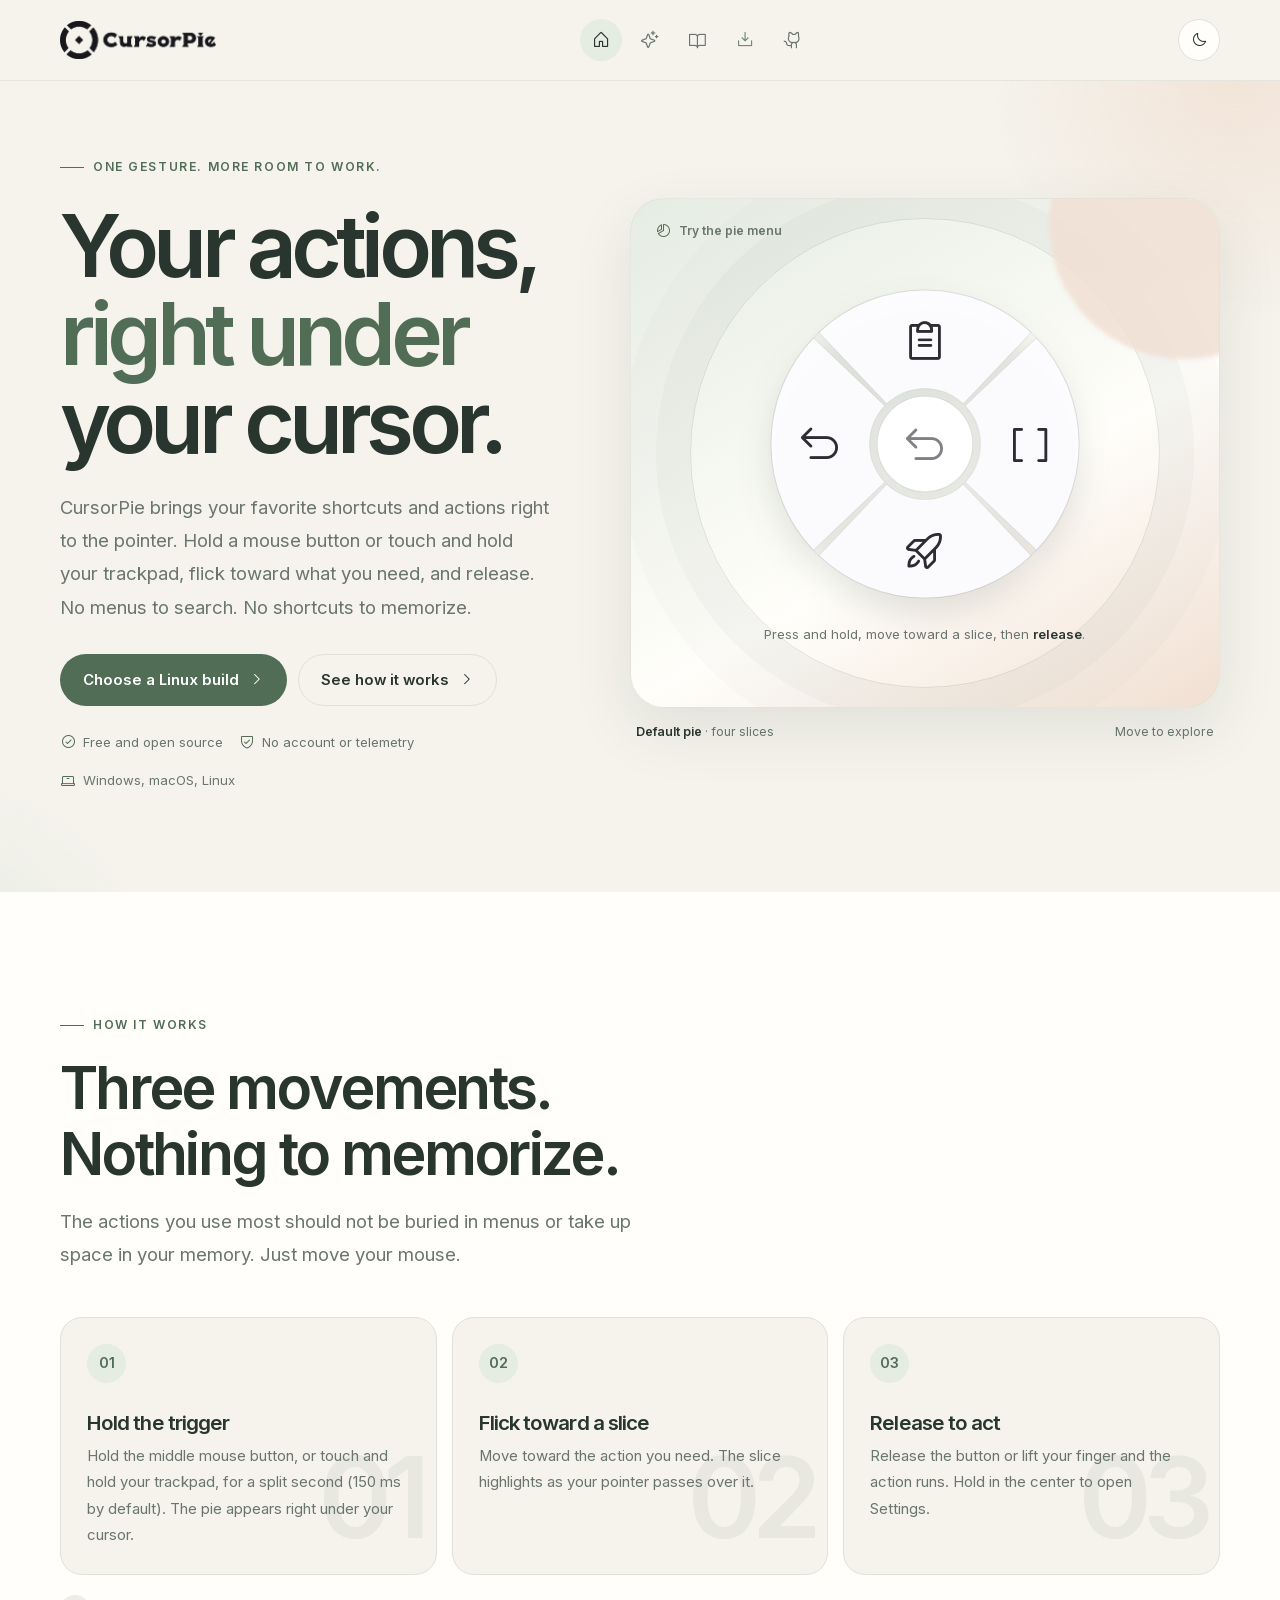
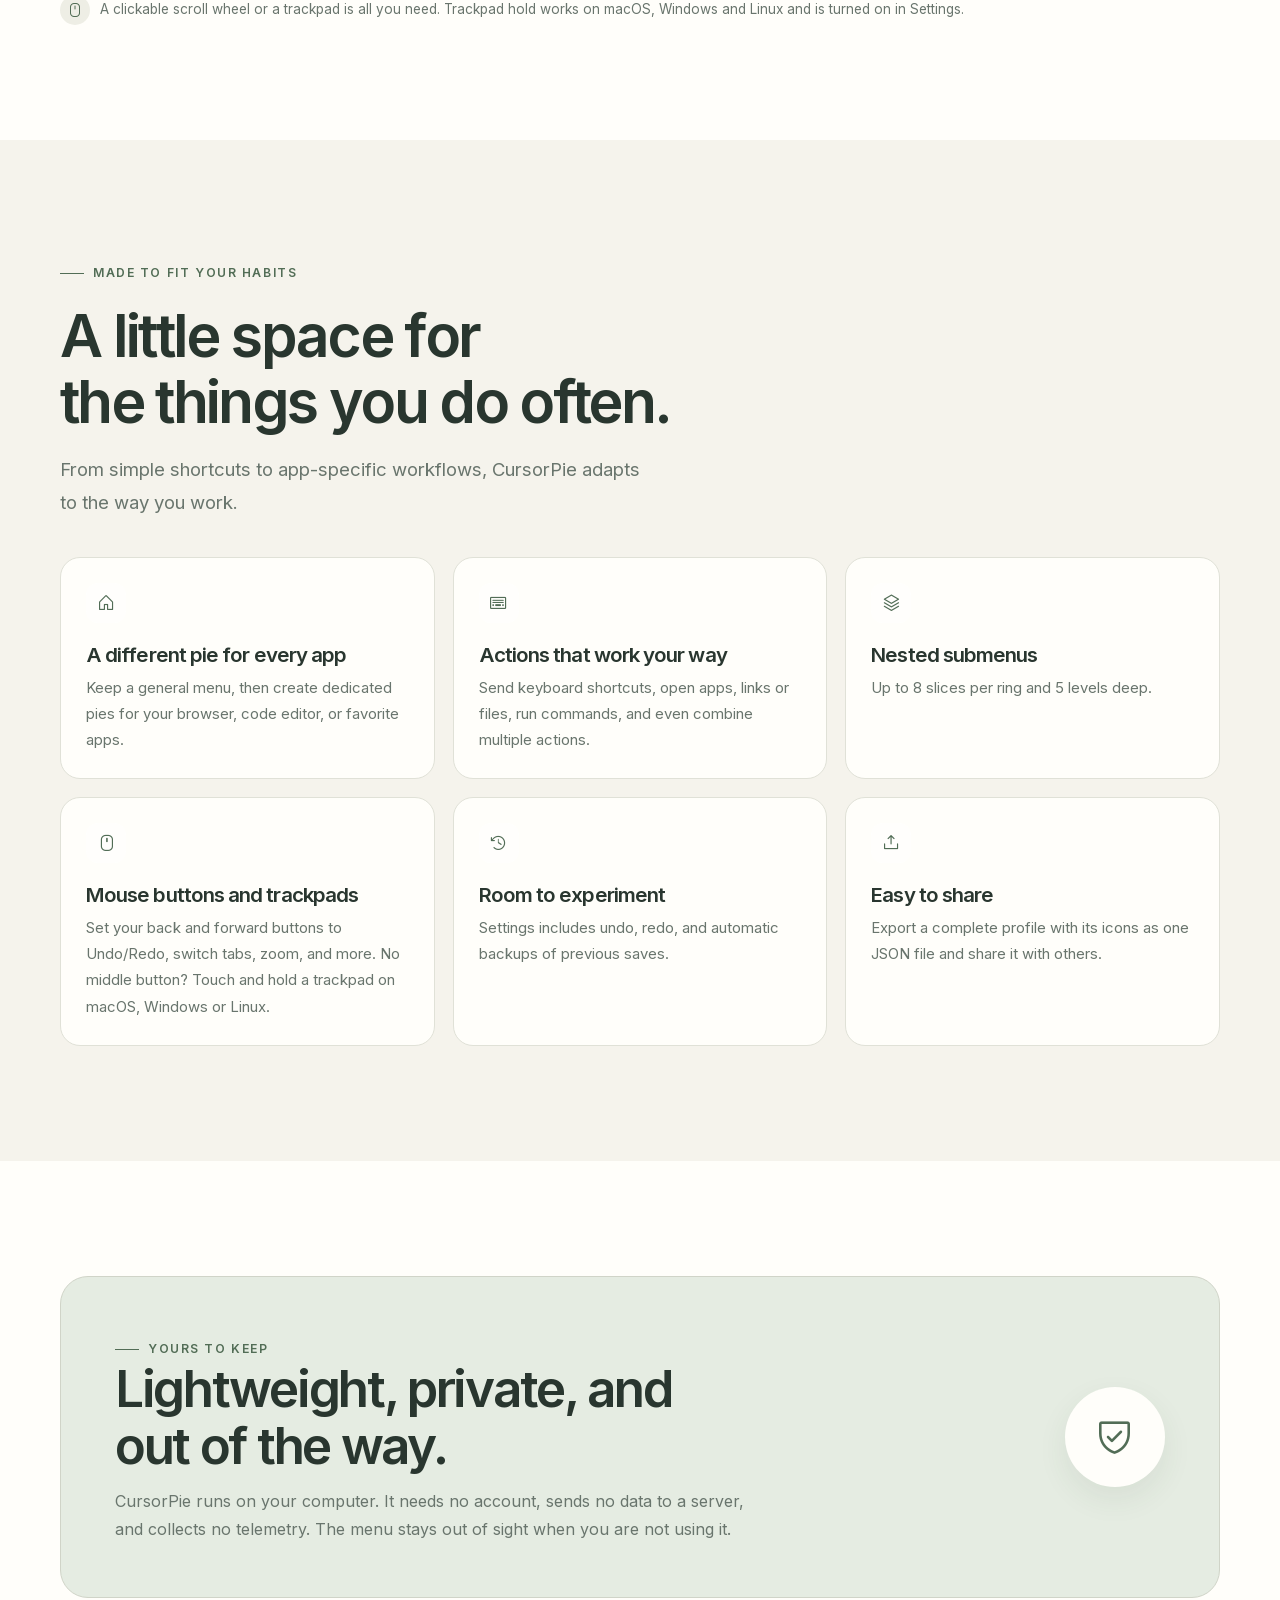
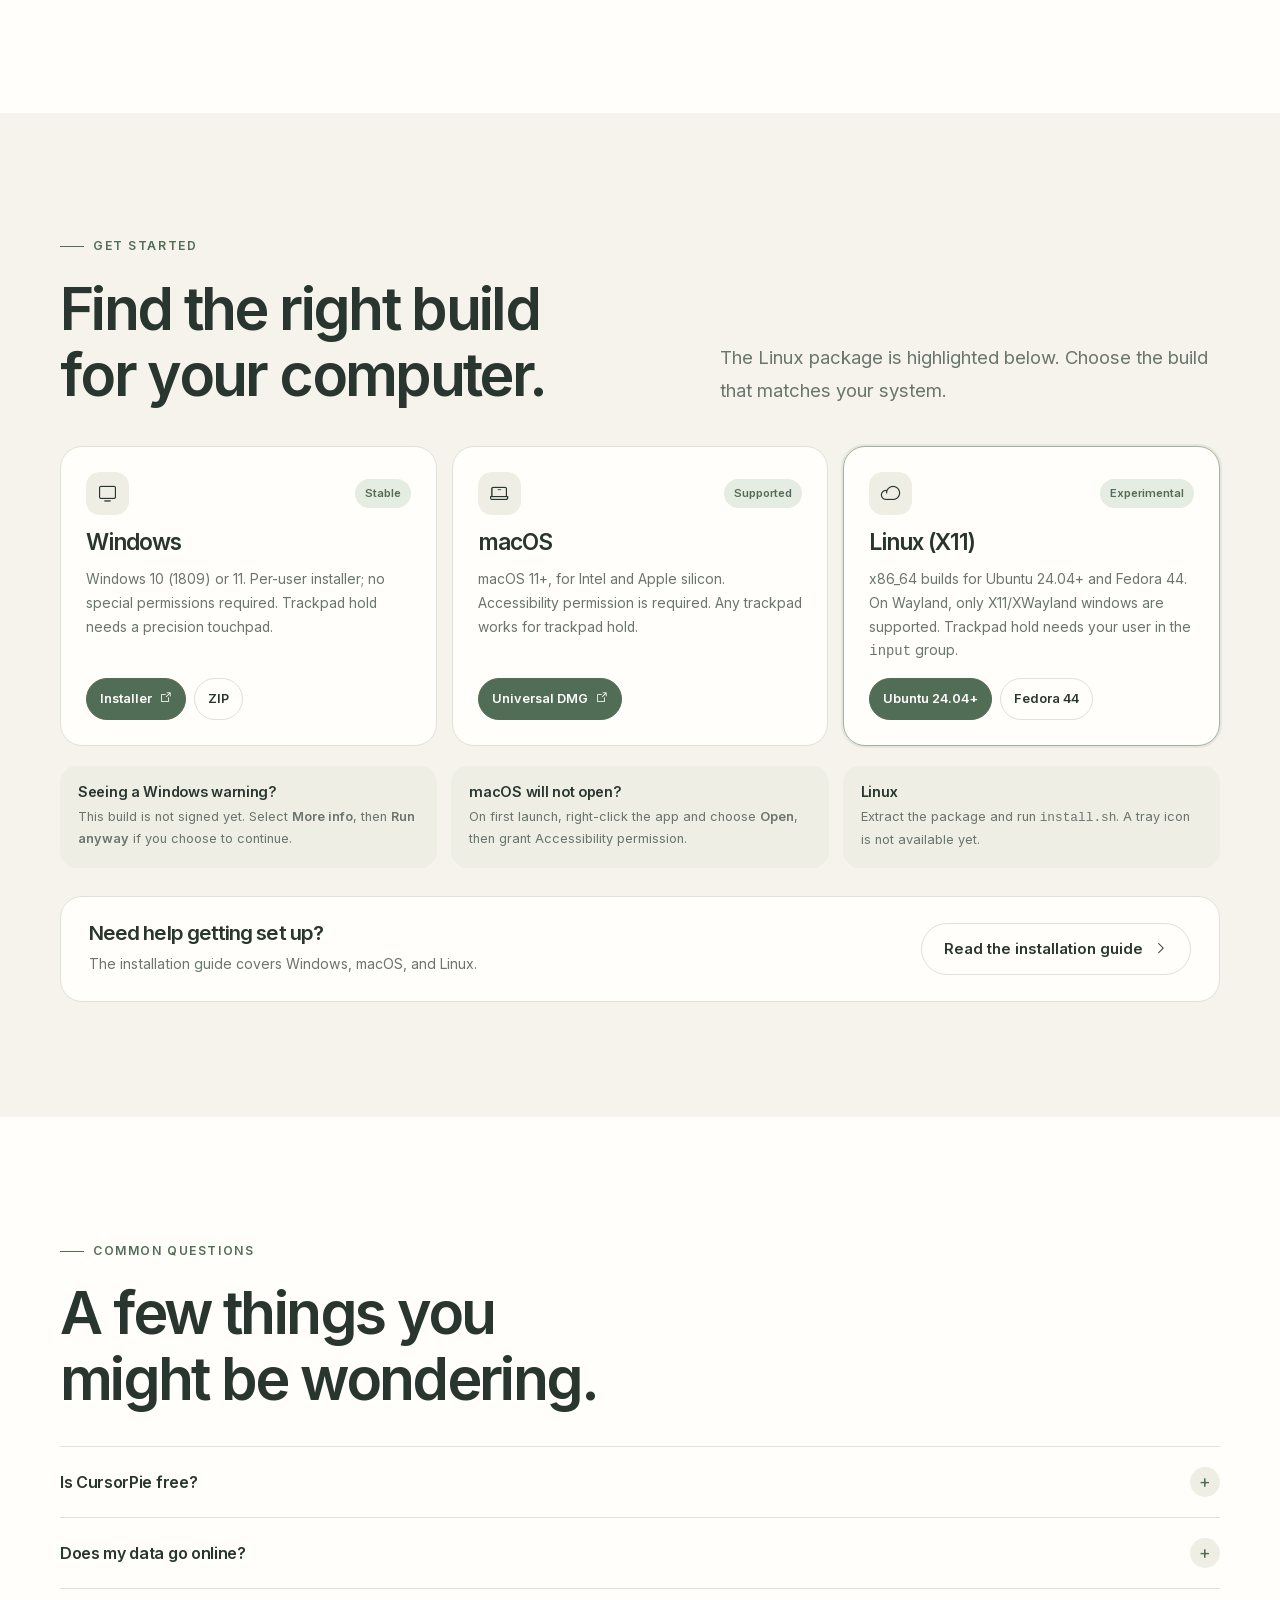
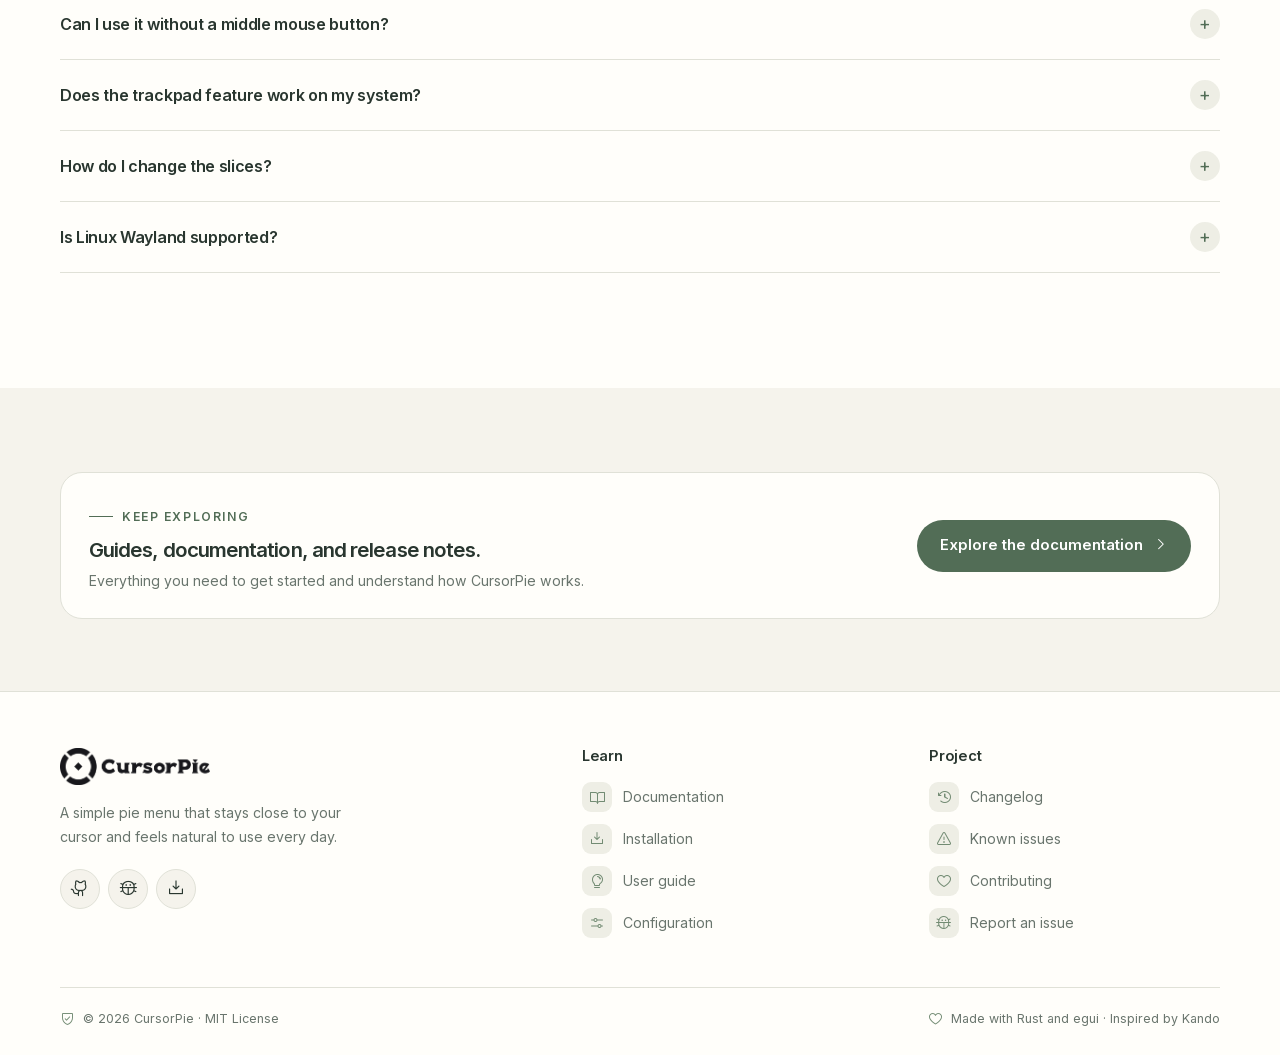
<file: index.html>
<!doctype html>
<html lang="en">
<head>
  <meta charset="utf-8">
  <meta name="viewport" content="width=device-width, initial-scale=1, viewport-fit=cover">
  <meta name="theme-color" content="#f5f3ec">
  <meta name="description" content="CursorPie is a free, open-source pie menu for Windows, macOS and Linux. Hold a mouse button or touch and hold a trackpad, flick toward an action, release. Shortcuts, apps and commands right under your cursor.">
  <title>CursorPie — Free open-source pie menu for Windows, macOS and Linux</title>
  <meta name="robots" content="index, follow, max-image-preview:large">
  <link rel="canonical" href="https://sebastvnd.github.io/cursorpie/">

  <meta property="og:type" content="website">
  <meta property="og:site_name" content="CursorPie">
  <meta property="og:title" content="CursorPie — Your actions, one gesture away">
  <meta property="og:description" content="A free, open-source pie menu for your cursor on Windows, macOS and Linux. Hold, flick, release.">
  <meta property="og:url" content="https://sebastvnd.github.io/cursorpie/">
  <meta property="og:image" content="https://sebastvnd.github.io/cursorpie/assets/og-image.png">
  <meta property="og:image:width" content="1200">
  <meta property="og:image:height" content="630">
  <meta property="og:image:alt" content="CursorPie logo with the tagline Hold. Flick. Release.">
  <meta name="twitter:card" content="summary_large_image">
  <meta name="twitter:title" content="CursorPie — Your actions, one gesture away">
  <meta name="twitter:description" content="A free, open-source pie menu for your cursor on Windows, macOS and Linux.">
  <meta name="twitter:image" content="https://sebastvnd.github.io/cursorpie/assets/og-image.png">

  <!-- Google Search Console (HTML tag method): uncomment and paste your own token if you do not use the HTML file method.
  <meta name="google-site-verification" content="YOUR_TOKEN_HERE">
  -->

  <script type="application/ld+json">
  {
    "@context": "https://schema.org",
    "@graph": [
      {
        "@type": "WebSite",
        "@id": "https://sebastvnd.github.io/cursorpie/#website",
        "url": "https://sebastvnd.github.io/cursorpie/",
        "name": "CursorPie",
        "alternateName": ["Cursor Pie", "CursorPie pie menu"],
        "inLanguage": "en"
      },
      {
        "@type": "SoftwareApplication",
        "@id": "https://sebastvnd.github.io/cursorpie/#software",
        "name": "CursorPie",
        "alternateName": "Cursor Pie",
        "description": "A free, open-source pie menu for your cursor. Hold a mouse button or touch and hold a trackpad, flick toward an action and release to run shortcuts, open apps or links, and run commands.",
        "applicationCategory": "UtilitiesApplication",
        "operatingSystem": "Windows, macOS, Linux",
        "url": "https://sebastvnd.github.io/cursorpie/",
        "image": "https://sebastvnd.github.io/cursorpie/assets/og-image.png",
        "downloadUrl": "https://github.com/sebastvnd/cursorpie/releases/latest",
        "codeRepository": "https://github.com/sebastvnd/cursorpie",
        "license": "https://opensource.org/licenses/MIT",
        "isAccessibleForFree": true,
        "offers": { "@type": "Offer", "price": "0", "priceCurrency": "USD" }
      }
    ]
  }
  </script>
  <link rel="icon" href="./assets/cursorpie-mark.png">
  <script>
    /* Apply the saved theme before first paint so the page never flashes the wrong colours. */
    (function () {
      try {
        var t = localStorage.getItem('cursorpie-theme');
        if (t !== 'light' && t !== 'dark') t = matchMedia('(prefers-color-scheme: dark)').matches ? 'dark' : 'light';
        document.documentElement.dataset.theme = t;
        var m = document.querySelector('meta[name="theme-color"]');
        if (m) m.setAttribute('content', t === 'dark' ? '#202922' : '#f5f3ec');
      } catch (e) {}
    })();
  </script>
  <link rel="stylesheet" href="./assets/site.css">
</head>
<body>
<a class="skip-link" href="#main">Skip to content</a>
<div class="header-shell">
  <div class="wrap">
    <header class="site-header">
      <a class="brand" href="./index.html" aria-label="CursorPie home">
        <img src="./assets/cursorpie-logo.png" alt="CursorPie">
      </a>
      <nav class="nav" aria-label="Main navigation">
        <a href="./index.html" data-home-link aria-current="page" aria-label="Home" data-tip="Home"><span class="icon" aria-hidden="true">&#xe2c2;</span></a>
        <a href="./index.html#features" aria-label="Features" data-tip="Features"><span class="icon" aria-hidden="true">&#xe6a2;</span></a>
        <a href="./index.html?doc=docs/README.md" data-doc-link aria-label="Documentation" data-tip="Documentation"><span class="icon" aria-hidden="true">&#xe0e6;</span></a>
        <a href="./index.html#download" class="nav-download" aria-label="Download" data-tip="Download"><span class="icon" aria-hidden="true">&#xe20c;</span></a>
        <a href="https://github.com/sebastvnd/cursorpie" target="_blank" rel="noopener" aria-label="GitHub" data-tip="GitHub"><span class="icon" aria-hidden="true">&#xe576;</span></a>
      </nav>
      <div class="header-tools">
        <button class="themebtn" type="button" data-theme-toggle aria-label="Switch to dark theme" data-tip="Dark theme">
          <span class="icon" aria-hidden="true">&#xe330;</span>
        </button>
      </div>
    </header>
  </div>
</div>

<noscript>
  <div class="wrap" style="padding:16px 0">
    <p><strong>CursorPie</strong> is a free, open-source pie menu for Windows, macOS and Linux. JavaScript is needed for the interactive demo and the documentation viewer. You can also read the sources on <a href="https://github.com/sebastvnd/cursorpie">GitHub</a> or download a build from the <a href="https://github.com/sebastvnd/cursorpie/releases/latest">latest release</a>.</p>
  </div>
</noscript>

<main id="main">
  <div id="landing-view">
    <section class="hero">
      <div class="wrap hero-grid">
        <div class="hero-copy">
          <span class="eyebrow">One gesture. More room to work.</span>
          <h1>Your actions,<br><em>right under</em><br>your cursor.</h1>
          <p class="lead">CursorPie brings your favorite shortcuts and actions right to the pointer. Hold a mouse button or touch and hold your trackpad, flick toward what you need, and release. No menus to search. No shortcuts to memorize.</p>
          <div class="cta-row">
            <a class="btn" id="hero-download" href="#download">Download CursorPie <span class="icon" aria-hidden="true">&#xe5de;</span></a>
            <a class="btn btn-secondary" href="./index.html?doc=docs/USER_GUIDE.md">See how it works <span class="icon" aria-hidden="true">&#xe13a;</span></a>
          </div>
          <div class="hero-meta">
            <span><i class="icon" aria-hidden="true">&#xe184;</i> Free and open source</span>
            <span><i class="icon" aria-hidden="true">&#xe40c;</i> No account or telemetry</span>
            <span><i class="icon" aria-hidden="true">&#xe586;</i> Windows, macOS, Linux</span>
          </div>
        </div>
        <div class="visual-wrap">
          <div class="visual-card">
            <div class="visual-tag"><i class="icon" aria-hidden="true">&#xe15a;</i> Try the pie menu</div>
            <div class="stage" id="pie-stage" aria-label="Interactive CursorPie menu demo">
              <svg id="pie-demo" viewBox="-160 -160 320 320" role="img" aria-label="The default four-slice menu: History, Clipboard, Brackets and Launch"></svg>
              <p class="stage-hint" id="pie-hint">Press and hold, move toward a slice, then <strong>release</strong>.</p>
            </div>
          </div>
          <div class="visual-foot"><span><strong>Default pie</strong> · four slices</span><span>Move to explore</span></div>
        </div>
      </div>
    </section>

    <section class="section section-paper" id="how-it-works">
      <div class="wrap">
        <div class="section-heading">
          <span class="eyebrow">How it works</span>
          <h2>Three movements.<br>Nothing to memorize.</h2>
          <p class="lead">The actions you use most should not be buried in menus or take up space in your memory. Just move your mouse.</p>
        </div>
        <div class="steps-grid">
          <article class="step-card"><span class="step-index">01</span><h3>Hold the trigger</h3><p>Hold the middle mouse button, or touch and hold your trackpad, for a split second (150 ms by default). The pie appears right under your cursor.</p><span class="step-ghost">01</span></article>
          <article class="step-card"><span class="step-index">02</span><h3>Flick toward a slice</h3><p>Move toward the action you need. The slice highlights as your pointer passes over it.</p><span class="step-ghost">02</span></article>
          <article class="step-card"><span class="step-index">03</span><h3>Release to act</h3><p>Release the button or lift your finger and the action runs. Hold in the center to open Settings.</p><span class="step-ghost">03</span></article>
        </div>
        <div class="mouse-note"><span class="icon mouse-icon" aria-hidden="true">&#xe644;</span> A clickable scroll wheel or a trackpad is all you need. Trackpad hold works on macOS, Windows and Linux and is turned on in Settings.</div>
      </div>
    </section>

    <section class="section" id="features">
      <div class="wrap">
        <div class="section-heading">
          <span class="eyebrow">Made to fit your habits</span>
          <h2>A little space for<br>the things you do often.</h2>
          <p class="lead">From simple shortcuts to app-specific workflows, CursorPie adapts to the way you work.</p>
        </div>
        <div class="feature-grid">
          <article class="feature-card wide tone-sage"><div class="feature-icon"><i class="icon" aria-hidden="true">&#xe2c2;</i></div><h3>A different pie for every app</h3><p>Keep a general menu, then create dedicated pies for your browser, code editor, or favorite apps.</p><div class="feature-art"><span class="art-ring"></span></div></article>
          <article class="feature-card tall tone-peach"><div class="feature-icon"><i class="icon" aria-hidden="true">&#xe2d8;</i></div><h3>Actions that work your way</h3><p>Send keyboard shortcuts, open apps, links or files, run commands, and even combine multiple actions.</p></article>
          <article class="feature-card tone-lilac"><div class="feature-icon"><i class="icon" aria-hidden="true">&#xe466;</i></div><h3>Nested submenus</h3><p>Up to 8 slices per ring and 5 levels deep.</p></article>
          <article class="feature-card tone-sage"><div class="feature-icon"><i class="icon" aria-hidden="true">&#xe644;</i></div><h3>Mouse buttons and trackpads</h3><p>Set your back and forward buttons to Undo/Redo, switch tabs, zoom, and more. No middle button? Touch and hold a trackpad on macOS, Windows or Linux.</p></article>
          <article class="feature-card tone-peach"><div class="feature-icon"><i class="icon" aria-hidden="true">&#xe1a0;</i></div><h3>Room to experiment</h3><p>Settings includes undo, redo, and automatic backups of previous saves.</p></article>
          <article class="feature-card tone-lilac"><div class="feature-icon"><i class="icon" aria-hidden="true">&#xe4c0;</i></div><h3>Easy to share</h3><p>Export a complete profile with its icons as one JSON file and share it with others.</p></article>
        </div>
      </div>
    </section>

    <section class="section section-paper">
      <div class="wrap">
        <div class="privacy-panel">
          <div><span class="eyebrow">Yours to keep</span><h2>Lightweight, private, and out of the way.</h2><p>CursorPie runs on your computer. It needs no account, sends no data to a server, and collects no telemetry. The menu stays out of sight when you are not using it.</p></div>
          <div class="privacy-mark"><i class="icon" aria-hidden="true">&#xe40c;</i></div>
        </div>
      </div>
    </section>

    <section class="section" id="download">
      <div class="wrap">
        <div class="platform-intro">
          <div class="section-heading"><span class="eyebrow">Get started</span><h2>Find the right build<br>for your computer.</h2></div>
          <p class="lead" data-device-copy>Choose the package that matches your system.</p>
        </div>
        <div class="os-grid">
          <article class="os-card" data-os-card="win"><div class="os-top"><span class="os-symbol"><i class="icon" aria-hidden="true">&#xe32e;</i></span><span class="badge">Stable</span></div><h3>Windows</h3><p>Windows 10 (1809) or 11. Per-user installer; no special permissions required. Trackpad hold needs a precision touchpad.</p><div class="os-links"><a data-release="CursorPie-windows-setup.exe" href="#">Installer <i class="icon" aria-hidden="true">&#xe5de;</i></a><a data-release="CursorPie-windows.zip" href="#">ZIP</a></div></article>
          <article class="os-card" data-os-card="mac"><div class="os-top"><span class="os-symbol"><i class="icon" aria-hidden="true">&#xe586;</i></span><span class="badge">Supported</span></div><h3>macOS</h3><p>macOS 11+, for Intel and Apple silicon. Accessibility permission is required. Any trackpad works for trackpad hold.</p><div class="os-links"><a data-release="CursorPie-macos-universal.dmg" href="#">Universal DMG <i class="icon" aria-hidden="true">&#xe5de;</i></a></div></article>
          <article class="os-card" data-os-card="linux"><div class="os-top"><span class="os-symbol"><i class="icon" aria-hidden="true">&#xe1aa;</i></span><span class="badge">Experimental</span></div><h3>Linux (X11)</h3><p>x86_64 builds for Ubuntu 24.04+ and Fedora 44. On Wayland, only X11/XWayland windows are supported. Trackpad hold needs your user in the <code>input</code> group.</p><div class="os-links"><a data-release="CursorPie-ubuntu-24.04-x86_64.tar.gz" href="#">Ubuntu 24.04+</a><a data-release="CursorPie-fedora-44-x86_64.tar.gz" href="#">Fedora 44</a></div></article>
        </div>
        <div class="download-notes">
          <div class="download-note"><h4>Seeing a Windows warning?</h4><p>This build is not signed yet. Select <strong>More info</strong>, then <strong>Run anyway</strong> if you choose to continue.</p></div>
          <div class="download-note"><h4>macOS will not open?</h4><p>On first launch, right-click the app and choose <strong>Open</strong>, then grant Accessibility permission.</p></div>
          <div class="download-note"><h4>Linux</h4><p>Extract the package and run <code>install.sh</code>. A tray icon is not available yet.</p></div>
        </div>
        <div class="doc-cta"><div><h3>Need help getting set up?</h3><p>The installation guide covers Windows, macOS, and Linux.</p></div><a class="btn btn-secondary" href="./index.html?doc=docs/INSTALL.md">Read the installation guide <span class="icon" aria-hidden="true">&#xe13a;</span></a></div>
      </div>
    </section>

    <section class="section section-paper" id="faq">
      <div class="wrap">
        <div class="section-heading"><span class="eyebrow">Common questions</span><h2>A few things you<br>might be wondering.</h2></div>
        <div class="faq-list">
          <details><summary>Is CursorPie free?</summary><p>Yes. CursorPie is open source under the MIT license, with no account and no ads.</p></details>
          <details><summary>Does my data go online?</summary><p>No. CursorPie does not make network connections or collect telemetry. Keyboard events are read while you record a shortcut in Settings; otherwise, events are passed through and are not stored or logged.</p></details>
          <details><summary>Can I use it without a middle mouse button?</summary><p>Yes, with a trackpad. Turn on <em>Open the pie with a trackpad hold</em> in Settings &gt; Behavior &gt; Trackpad, then touch and hold. It works on macOS, Windows (precision touchpads) and Linux X11 (your user must be in the <code>input</code> group). With a mouse, a clickable scroll wheel is enough. On macOS, some additional mouse buttons can also be used as triggers.</p></details>
          <details><summary>Does the trackpad feature work on my system?</summary><p>It is off by default and new, so it has not been tried on every device. macOS reads any trackpad, Windows needs a precision touchpad, and Linux reads the touchpad from <code>/dev/input</code>. Haptic ticks exist on macOS only. See the <a href="./index.html?doc=docs/KNOWN_ISSUES.md">known issues</a>.</p></details>
          <details><summary>How do I change the slices?</summary><p>Hold in the center of the pie to open Settings. From there, add actions, change icons, and configure pies for specific apps.</p></details>
          <details><summary>Is Linux Wayland supported?</summary><p>Linux support is currently experimental and uses X11. In a Wayland session, CursorPie works only with X11 and XWayland windows; a tray icon is not available yet.</p></details>
        </div>
      </div>
    </section>

    <section class="section section-cta"><div class="wrap"><div class="doc-cta"><div><span class="eyebrow">Keep exploring</span><h3 style="margin-top:12px">Guides, documentation, and release notes.</h3><p>Everything you need to get started and understand how CursorPie works.</p></div><a class="btn" href="./index.html?doc=docs/README.md">Explore the documentation <span class="icon" aria-hidden="true">&#xe13a;</span></a></div></div></section>
  </div>

  <section id="documentation-view" hidden>
    <div class="docs-hero"><div class="wrap"><span class="eyebrow">CursorPie documentation</span><h1 id="doc-page-heading">Documentation.</h1><p class="lead" id="doc-page-subtitle">Guides and technical notes, loaded directly from the Markdown files in this repository.</p></div></div>
    <div class="wrap docs-layout">
      <aside class="docs-sidebar" aria-label="Documentation pages">
        <h3>Documentation</h3>
        <a href="?doc=docs/README.md" data-doc-file="docs/README.md"><span class="icon" aria-hidden="true">&#xe23a;</span> Overview</a>
        <a href="?doc=docs/INSTALL.md" data-doc-file="docs/INSTALL.md"><span class="icon" aria-hidden="true">&#xe20c;</span> Installation</a>
        <a href="?doc=docs/USER_GUIDE.md" data-doc-file="docs/USER_GUIDE.md"><span class="icon" aria-hidden="true">&#xe0e6;</span> User guide</a>
        <a href="?doc=docs/CONFIGURATION.md" data-doc-file="docs/CONFIGURATION.md"><span class="icon" aria-hidden="true">&#xe434;</span> Configuration</a>
        <a href="?doc=docs/KNOWN_ISSUES.md" data-doc-file="docs/KNOWN_ISSUES.md"><span class="icon" aria-hidden="true">&#xe4e0;</span> Known issues</a>
        <a href="?doc=docs/DEBUGGING.md" data-doc-file="docs/DEBUGGING.md"><span class="icon" aria-hidden="true">&#xeae8;</span> Debugging</a>
        <h3 style="margin-top:18px">Project & engineering</h3>
        <a href="?doc=CONTRIBUTING.md" data-doc-file="CONTRIBUTING.md"><span class="icon" aria-hidden="true">&#xe576;</span> Contributing</a>
        <a href="?doc=CHANGELOG.md" data-doc-file="CHANGELOG.md"><span class="icon" aria-hidden="true">&#xe1a0;</span> Changelog</a>
        <a href="?doc=docs/LINUX_MIGRATION.md" data-doc-file="docs/LINUX_MIGRATION.md"><span class="icon" aria-hidden="true">&#xe6a2;</span> Linux migration</a>
        <a href="?doc=docs/WINDOWS_MIGRATION.md" data-doc-file="docs/WINDOWS_MIGRATION.md"><span class="icon" aria-hidden="true">&#xe32e;</span> Windows migration</a>
        <a href="?doc=docs/OTHER_DESKTOPS.md" data-doc-file="docs/OTHER_DESKTOPS.md"><span class="icon" aria-hidden="true">&#xe586;</span> Other desktops</a>
        <a href="?doc=docs/UI_DESIGN.md" data-doc-file="docs/UI_DESIGN.md"><span class="icon" aria-hidden="true">&#xe150;</span> UI design</a>
        <a href="?doc=docs/TRACKPAD_HAPTICS_PLAN.md" data-doc-file="docs/TRACKPAD_HAPTICS_PLAN.md"><span class="icon" aria-hidden="true">&#xe586;</span> Trackpad and haptics plan</a>
        <div class="sidebar-note"><span class="icon" aria-hidden="true">&#xe23a;</span><p>Pages are rendered from the original <code>.md</code> files. Edit the Markdown in the repository to update this site.</p></div>
      </aside>
      <article class="markdown" id="markdown-content" aria-live="polite">
        <div class="markdown-loading"><span class="loading-dot"></span> Loading documentation…</div>
      </article>
    </div>
  </section>
</main>

<footer class="site-footer">
  <div class="wrap">
    <div class="footer-grid">
      <div class="footer-brand">
        <a href="./index.html" aria-label="CursorPie home"><img src="./assets/cursorpie-logo.png" alt="CursorPie"></a>
        <p>A simple pie menu that stays close to your cursor and feels natural to use every day.</p>
        <div class="footer-social">
          <a class="footer-icon" href="https://github.com/sebastvnd/cursorpie" target="_blank" rel="noopener" aria-label="GitHub" data-tip="GitHub"><span class="icon" aria-hidden="true">&#xe576;</span></a>
          <a class="footer-icon" href="https://github.com/sebastvnd/cursorpie/issues" target="_blank" rel="noopener" aria-label="Report an issue" data-tip="Report an issue"><span class="icon" aria-hidden="true">&#xe5f4;</span></a>
          <a class="footer-icon" href="./index.html#download" aria-label="Download" data-tip="Download"><span class="icon" aria-hidden="true">&#xe20c;</span></a>
        </div>
      </div>
      <nav class="footer-col" aria-label="Learn">
        <h4>Learn</h4>
        <ul>
          <li><a href="./index.html?doc=docs/README.md"><span class="icon" aria-hidden="true">&#xe0e6;</span>Documentation</a></li>
          <li><a href="./index.html?doc=docs/INSTALL.md"><span class="icon" aria-hidden="true">&#xe20c;</span>Installation</a></li>
          <li><a href="./index.html?doc=docs/USER_GUIDE.md"><span class="icon" aria-hidden="true">&#xe2dc;</span>User guide</a></li>
          <li><a href="./index.html?doc=docs/CONFIGURATION.md"><span class="icon" aria-hidden="true">&#xe434;</span>Configuration</a></li>
        </ul>
      </nav>
      <nav class="footer-col" aria-label="Project">
        <h4>Project</h4>
        <ul>
          <li><a href="./index.html?doc=CHANGELOG.md"><span class="icon" aria-hidden="true">&#xe1a0;</span>Changelog</a></li>
          <li><a href="./index.html?doc=docs/KNOWN_ISSUES.md"><span class="icon" aria-hidden="true">&#xe4e0;</span>Known issues</a></li>
          <li><a href="./index.html?doc=CONTRIBUTING.md"><span class="icon" aria-hidden="true">&#xe2a8;</span>Contributing</a></li>
          <li><a href="https://github.com/sebastvnd/cursorpie/issues" target="_blank" rel="noopener"><span class="icon" aria-hidden="true">&#xe5f4;</span>Report an issue</a></li>
        </ul>
      </nav>
    </div>
    <div class="footer-bottom">
      <span><i class="icon" aria-hidden="true">&#xe40c;</i><span>© <span data-year>2026</span> CursorPie · MIT License</span></span>
      <span><i class="icon" aria-hidden="true">&#xe2a8;</i><span>Made with Rust and egui · Inspired by Kando</span></span>
    </div>
  </div>
</footer>

<script src="./assets/js/marked.js"></script>
<script src="./assets/site.js" defer></script>
</body>
</html>
</file>
<file: assets/site.css>
@font-face{font-family:CursorPieIcons;src:url('./fonts/Icons-Regular.ttf') format('truetype');font-display:swap}
@font-face{font-family:CursorPieIconsFill;src:url('./fonts/Icons-Fill.ttf') format('truetype');font-display:swap}
@font-face{font-family:InterLocal;src:url('./fonts/Inter-Regular.ttf') format('truetype');font-weight:400;font-display:swap}
@font-face{font-family:InterLocal;src:url('./fonts/Inter-SemiBold.ttf') format('truetype');font-weight:600 800;font-display:swap}
:root{color-scheme:light;--page:#f5f3ec;--paper:#fffefa;--paper-2:#eeeee5;--ink:#29362f;--muted:#69756d;--line:#e0e1d7;--accent:#728b73;--accent-deep:#526d56;--accent-soft:#e5ece2;--lilac:#e9e5f4;--peach:#f1dfd2;--shadow:0 22px 60px rgba(51,64,49,.10);--radius:26px;--body:'InterLocal',Inter,system-ui,-apple-system,'Segoe UI',sans-serif;scroll-behavior:smooth;--header-h:82px;scroll-padding-top:calc(var(--header-h) + 14px);box-sizing:border-box}
:root[data-theme="dark"]{color-scheme:dark;--page:#202922;--paper:#29342c;--paper-2:#354138;--ink:#f3f1e9;--muted:#b8c1b8;--line:#445247;--accent:#a5b89a;--accent-deep:#657e63;--accent-soft:#39493d;--lilac:#403b50;--peach:#4b3d34;--shadow:0 24px 70px rgba(0,0,0,.22)}
@media(prefers-color-scheme:dark){:root:not([data-theme="light"]){color-scheme:dark;--page:#202922;--paper:#29342c;--paper-2:#354138;--ink:#f3f1e9;--muted:#b8c1b8;--line:#445247;--accent:#a5b89a;--accent-deep:#657e63;--accent-soft:#39493d;--lilac:#403b50;--peach:#4b3d34;--shadow:0 24px 70px rgba(0,0,0,.22)}}
:root[data-theme="dark"] .brand img,:root[data-theme="dark"] .footer-brand img{filter:invert(1)}
@media(prefers-color-scheme:dark){:root:not([data-theme="light"]) .brand img,:root:not([data-theme="light"]) .footer-brand img{filter:invert(1)}}
*,*::before,*::after{box-sizing:inherit}html{min-width:320px}body{margin:0;background:var(--page);color:var(--ink);font:400 16px/1.7 var(--body);-webkit-font-smoothing:antialiased}a{color:var(--accent-deep)}button{font:inherit}img{max-width:100%} :focus-visible{outline:3px solid var(--accent);outline-offset:4px;border-radius:8px}.wrap{width:min(1160px,calc(100% - 48px));margin-inline:auto}.icon{font-family:CursorPieIcons;font-weight:400;font-style:normal;line-height:1;display:inline-block;vertical-align:middle;-webkit-font-smoothing:antialiased}.icon-fill{font-family:CursorPieIconsFill}.skip-link{position:absolute;left:-9999px;top:8px;z-index:100;background:var(--paper);padding:10px 16px;border-radius:10px}.skip-link:focus{left:10px}
h1,h2,h3,h4,p{margin-top:0}h1,h2,h3,h4{letter-spacing:-.045em;line-height:1.12;font-weight:650}h1{font-size:clamp(3rem,6.8vw,6rem);line-height:1.01;letter-spacing:-.067em;margin:0}h2{font-size:clamp(2.2rem,4.6vw,3.8rem);margin-bottom:0}h3{font-size:1.28rem;margin-bottom:9px}p{margin-bottom:0}.eyebrow{display:inline-flex;align-items:center;gap:9px;color:var(--accent-deep);font-size:.76rem;font-weight:700;letter-spacing:.13em;text-transform:uppercase}.eyebrow:before{content:"";height:1px;width:24px;background:currentColor}.lead{color:var(--muted);font-size:clamp(1.02rem,1.45vw,1.18rem);line-height:1.8;max-width:600px}.section-heading{max-width:740px}.section-heading .eyebrow{margin-bottom:19px}.section-heading .lead{margin-top:18px}.btn{display:inline-flex;align-items:center;justify-content:center;gap:10px;min-height:52px;padding:0 22px;border:1px solid transparent;border-radius:999px;background:var(--accent-deep);color:#fff;text-decoration:none;font-size:.93rem;font-weight:650;cursor:pointer;transition:transform .2s,box-shadow .2s,background .2s}.btn:hover{transform:translateY(-2px);box-shadow:0 10px 24px rgba(56,76,57,.16);background:var(--accent)}.btn-secondary{background:transparent;color:var(--ink);border-color:var(--line)}.btn-secondary:hover{background:var(--paper);color:var(--ink);box-shadow:none;border-color:var(--accent)}
/* Header */
.site-header{position:relative;z-index:20;display:flex;align-items:center;justify-content:space-between;gap:24px;padding:19px 0}.header-shell{background:var(--page);border-bottom:1px solid color-mix(in srgb,var(--line) 72%,transparent)}.brand{display:inline-flex;align-items:center;justify-content:flex-start;width:156px;height:42px;flex:0 0 156px;text-decoration:none}.brand img{display:block;width:156px;height:auto;object-fit:contain;transition:filter .2s}.nav{display:flex;align-items:center;gap:clamp(16px,2.6vw,32px)}.nav a{color:var(--muted);text-decoration:none;font-size:.9rem;font-weight:600;transition:color .2s}.nav a:hover,.nav a[aria-current="page"]{color:var(--ink)}.nav .nav-download{color:var(--accent-deep)}.header-tools{display:flex;align-items:center;gap:10px}.themebtn{width:42px;height:42px;border:1px solid var(--line);border-radius:50%;background:var(--paper);color:var(--ink);cursor:pointer;display:grid;place-items:center;font-size:1.05rem;transition:background .2s,border-color .2s}.themebtn:hover{border-color:var(--accent)}.menu-toggle{display:none;width:42px;height:42px;border:1px solid var(--line);border-radius:50%;background:var(--paper);color:var(--ink);font-size:1.1rem}
/* Hero */
.hero{position:relative;overflow:hidden;padding:68px 0 100px;background:var(--page)}.hero:before,.hero:after{content:"";position:absolute;border-radius:50%;pointer-events:none;filter:blur(1px)}.hero:before{width:510px;height:510px;right:-210px;top:-260px;background:radial-gradient(circle,color-mix(in srgb,var(--peach) 76%,transparent),transparent 68%)}.hero:after{width:420px;height:420px;left:-260px;bottom:-300px;background:radial-gradient(circle,color-mix(in srgb,var(--accent-soft) 95%,transparent),transparent 68%)}.hero-grid{position:relative;display:grid;grid-template-columns:.91fr 1.09fr;gap:clamp(36px,6vw,82px);align-items:center}.hero-copy{position:relative;z-index:2}.hero-copy .eyebrow{margin-bottom:24px}.hero-copy h1 em{font-style:normal;color:var(--accent-deep)}.hero-copy .lead{margin:25px 0 30px;max-width:530px}.cta-row{display:flex;align-items:center;flex-wrap:wrap;gap:11px}.hero-meta{display:flex;flex-wrap:wrap;gap:16px;margin-top:25px;color:var(--muted);font-size:.82rem}.hero-meta span{display:inline-flex;align-items:center;gap:7px}.hero-meta .icon{font-size:1rem;color:var(--accent-deep)}.visual-wrap{position:relative;min-width:0}.visual-card{position:relative;min-height:510px;display:flex;align-items:center;justify-content:center;overflow:hidden;border:1px solid color-mix(in srgb,var(--line) 76%,transparent);border-radius:34px;background:linear-gradient(150deg,var(--accent-soft),var(--paper) 60%,var(--peach));box-shadow:var(--shadow)}.visual-card:before{content:"";position:absolute;width:470px;height:470px;border-radius:50%;border:1px solid color-mix(in srgb,var(--accent) 22%,transparent);box-shadow:0 0 0 34px color-mix(in srgb,var(--accent) 5%,transparent),0 0 0 70px color-mix(in srgb,var(--accent) 3%,transparent)}.visual-card:after{content:"";position:absolute;width:270px;height:270px;right:-100px;top:-110px;border-radius:50%;background:color-mix(in srgb,var(--peach) 82%,transparent);filter:blur(2px)}.visual-tag{position:absolute;z-index:3;left:24px;top:22px;display:flex;align-items:center;gap:8px;color:var(--muted);font-size:.76rem;font-weight:600}.visual-tag .icon{font-size:1rem;color:var(--accent-deep)}.stage{position:relative;z-index:2;width:min(100%,500px);height:430px;touch-action:none;user-select:none;-webkit-user-select:none;cursor:grab}.stage:active{cursor:grabbing}.stage svg{position:absolute;width:min(80vw,340px);height:min(80vw,340px);left:50%;top:49%;transform:translate(-50%,-50%);overflow:visible;pointer-events:none;filter:drop-shadow(0 16px 16px rgba(41,54,47,.13));transition:opacity .2s}.stage.on svg{filter:drop-shadow(0 18px 22px rgba(41,54,47,.18))}.pie-slice{fill:#fcfcfe;fill-opacity:.95;stroke:rgba(0,0,0,.063);stroke-width:1;transition:fill .12s,stroke .12s}.pie-slice.hot{fill:#5856d6;stroke:rgba(255,255,255,.72);stroke-width:1.6}.pie-icon{font-family:CursorPieIcons;fill:#2c2c34;font-size:43px;text-anchor:middle;dominant-baseline:middle;pointer-events:none}.pie-icon.hot{fill:#fff}.pie-label{fill:rgba(44,44,52,.78);font:600 13px var(--body);text-anchor:middle;dominant-baseline:middle;pointer-events:none}.pie-label.hot{fill:#fff}.pie-core{fill:#fff;stroke:rgba(30,31,34,.08);stroke-width:1}.pie-core-icon{font-family:CursorPieIcons;fill:rgba(44,44,52,.6);font-size:43px;text-anchor:middle;dominant-baseline:middle}.pie-outline{fill:none;stroke:rgba(0,0,0,.055);stroke-width:1}.stage-hint{position:absolute;z-index:4;bottom:23px;left:12px;right:12px;text-align:center;color:var(--muted);font-size:.82rem}.stage-hint strong{color:var(--ink)}.visual-foot{display:flex;justify-content:space-between;gap:16px;margin:14px 6px 0;color:var(--muted);font-size:.77rem}.visual-foot strong{color:var(--ink);font-weight:600}
/* Sections */
.section{padding:clamp(76px,9vw,118px) 0}.section-paper{background:var(--paper)}.steps-grid{display:grid;grid-template-columns:repeat(3,1fr);gap:15px;margin-top:45px}.step-card{position:relative;min-height:230px;padding:26px;border:1px solid var(--line);border-radius:22px;background:var(--page);overflow:hidden;transition:transform .22s,box-shadow .22s}.step-card:hover,.feature-card:hover{transform:translateY(-4px);box-shadow:var(--shadow)}.step-index{display:grid;place-items:center;width:39px;height:39px;margin-bottom:29px;border-radius:50%;background:var(--accent-soft);color:var(--accent-deep);font-weight:700;font-size:.9rem}.step-card p,.feature-card p{color:var(--muted);font-size:.93rem;line-height:1.75}.step-card .step-ghost{position:absolute;right:14px;bottom:-19px;color:color-mix(in srgb,var(--accent) 10%,transparent);font-size:7rem;font-weight:700;letter-spacing:-.08em;pointer-events:none}.mouse-note{display:flex;align-items:center;gap:10px;margin-top:20px;color:var(--muted);font-size:.85rem}.mouse-note .icon{display:grid;place-items:center;width:30px;height:30px;border-radius:50%;background:var(--paper-2);color:var(--accent-deep);font-size:1rem}
.feature-grid{display:grid;grid-template-columns:repeat(12,1fr);gap:15px;margin-top:45px}.feature-card{position:relative;grid-column:span 4;min-height:238px;padding:27px;border:1px solid var(--line);border-radius:23px;background:var(--paper);overflow:hidden;transition:transform .22s,box-shadow .22s}.feature-card.wide{grid-column:span 7;min-height:260px}.feature-card.tall{grid-column:span 5;min-height:260px}.feature-card h3{max-width:310px}.feature-icon{display:grid;place-items:center;width:42px;height:42px;margin-bottom:27px;border-radius:14px;background:var(--accent-soft);color:var(--accent-deep);font-size:1.18rem}.feature-art{position:absolute;right:19px;bottom:10px;width:150px;height:110px;opacity:.7;pointer-events:none}.art-ring{position:absolute;right:12px;bottom:-18px;width:106px;height:106px;border:1px solid var(--accent);border-radius:50%;box-shadow:0 0 0 14px color-mix(in srgb,var(--accent) 8%,transparent),0 0 0 29px color-mix(in srgb,var(--accent) 5%,transparent)}.art-ring:before{content:"";position:absolute;inset:21px;border:1px dashed var(--accent);border-radius:50%}.feature-card.tone-peach{background:color-mix(in srgb,var(--peach) 48%,var(--paper))}.feature-card.tone-lilac{background:color-mix(in srgb,var(--lilac) 54%,var(--paper))}.feature-card.tone-sage{background:color-mix(in srgb,var(--accent-soft) 62%,var(--paper))}.feature-card.tone-sage .feature-icon,.feature-card.tone-peach .feature-icon,.feature-card.tone-lilac .feature-icon{background:rgba(255,255,255,.55)}
.privacy-panel{display:grid;grid-template-columns:1fr auto;gap:35px;align-items:center;padding:clamp(28px,5vw,54px);border-radius:28px;background:var(--accent-soft);border:1px solid color-mix(in srgb,var(--accent) 15%,var(--line))}.privacy-panel h2{font-size:clamp(2rem,4vw,3.2rem);max-width:600px}.privacy-panel p{margin-top:14px;max-width:640px;color:var(--muted)}.privacy-mark{display:grid;place-items:center;width:100px;height:100px;border-radius:50%;background:var(--paper);color:var(--accent-deep);font-size:2.6rem;box-shadow:0 12px 30px rgba(55,73,56,.08)}
.platform-intro{display:flex;align-items:end;justify-content:space-between;gap:25px}.platform-intro .lead{max-width:500px}.os-grid{display:grid;grid-template-columns:repeat(3,1fr);gap:15px;margin-top:38px}.os-card{display:flex;flex-direction:column;gap:14px;padding:25px;border:1px solid var(--line);border-radius:22px;background:var(--paper);min-height:260px}.os-card.recommended{border-color:color-mix(in srgb,var(--accent) 55%,var(--line));box-shadow:0 0 0 2px color-mix(in srgb,var(--accent) 12%,transparent)}.os-top{display:flex;align-items:center;justify-content:space-between;gap:12px}.os-symbol{display:grid;place-items:center;width:43px;height:43px;border-radius:14px;background:var(--paper-2);color:var(--ink);font-size:1.3rem}.badge{display:inline-flex;align-items:center;padding:5px 10px;border-radius:999px;background:var(--accent-soft);color:var(--accent-deep);font-size:.7rem;font-weight:700}.os-card h3{margin:0;font-size:1.42rem}.os-card p{color:var(--muted);font-size:.87rem;line-height:1.7}.os-links{display:flex;flex-wrap:wrap;gap:8px;margin-top:auto}.os-links a{display:inline-flex;align-items:center;gap:7px;padding:9px 13px;border:1px solid var(--line);border-radius:999px;text-decoration:none;color:var(--ink);font-size:.8rem;font-weight:650}.os-links a:first-child{background:var(--accent-deep);border-color:var(--accent-deep);color:#fff}.os-links a:hover{border-color:var(--accent)}.download-notes{display:grid;grid-template-columns:repeat(3,1fr);gap:14px;margin-top:20px}.download-note{padding:18px;border-radius:17px;background:var(--paper-2)}.download-note h4{margin:0 0 6px;font-size:.9rem;letter-spacing:-.02em}.download-note p{color:var(--muted);font-size:.8rem;line-height:1.7}.doc-cta{display:flex;align-items:center;justify-content:space-between;gap:22px;margin-top:28px;padding:25px 28px;border-radius:22px;background:var(--paper);border:1px solid var(--line)}.doc-cta h3{margin:0 0 7px}.doc-cta p{color:var(--muted);font-size:.88rem}
.faq-list{margin-top:34px;border-top:1px solid var(--line)}details{padding:20px 0;border-bottom:1px solid var(--line)}details summary{display:flex;align-items:center;justify-content:space-between;gap:20px;cursor:pointer;list-style:none;font-weight:650;letter-spacing:-.02em}details summary::-webkit-details-marker{display:none}details summary:after{content:'+';display:grid;place-items:center;flex:0 0 30px;width:30px;height:30px;border-radius:50%;background:var(--paper-2);color:var(--accent-deep);font-size:1.1rem;font-weight:400}details[open] summary:after{content:'−'}details p{max-width:700px;margin:12px 42px 0 0;color:var(--muted);font-size:.92rem}
/* Footer */
/* footer: see the "Footer" block at the end of this file */
/* Docs */
.docs-hero{padding:64px 0 34px;background:var(--page)}.docs-hero h1{font-size:clamp(2.7rem,5vw,4.7rem)}.docs-hero .lead{margin-top:17px}.docs-layout{display:grid;grid-template-columns:245px minmax(0,1fr);gap:56px;padding:30px 0 100px;align-items:start}.docs-sidebar{position:sticky;top:calc(var(--header-h) + 18px);max-height:calc(100vh - var(--header-h) - 36px);overflow-y:auto;overscroll-behavior:contain;padding:19px;border:1px solid var(--line);border-radius:20px;background:var(--paper)}.docs-sidebar h3{margin:0 0 13px;font-size:.95rem}.docs-sidebar a{display:flex;align-items:center;gap:9px;padding:8px 9px;border-radius:9px;color:var(--muted);font-size:.82rem;text-decoration:none;line-height:1.35}.docs-sidebar a:hover,.docs-sidebar a[aria-current="page"]{background:var(--accent-soft);color:var(--accent-deep)}.docs-sidebar .icon{font-size:1rem}.doc-content{min-width:0}.breadcrumbs{display:flex;align-items:center;gap:8px;margin:0 0 25px;color:var(--muted);font-size:.78rem}.breadcrumbs a{color:var(--muted);text-decoration:none}.markdown{min-width:0;overflow-wrap:anywhere}.markdown h1{font-size:clamp(2.35rem,4.5vw,3.5rem);margin:0 0 22px}.markdown h2{font-size:clamp(1.65rem,3vw,2.25rem);margin:2.1em 0 .7em;padding-top:1.1em;border-top:1px solid var(--line)}.markdown h3{margin:1.7em 0 .55em;font-size:1.27rem}.markdown h4{margin:1.4em 0 .5em;font-size:1.05rem}.markdown p,.markdown li{color:var(--muted);font-size:.95rem;line-height:1.8}.markdown strong{color:var(--ink);font-weight:650}.markdown a{color:var(--accent-deep);text-decoration-thickness:1px;text-underline-offset:3px}.markdown ul,.markdown ol{padding-left:1.45rem;margin:10px 0 22px}.markdown li{padding-left:4px;margin:.28em 0}.markdown blockquote{margin:22px 0;padding:14px 19px;border-left:3px solid var(--accent);border-radius:0 12px 12px 0;background:var(--accent-soft);color:var(--muted)}.markdown blockquote p{margin:0}.markdown pre{overflow:auto;padding:18px;border:1px solid var(--line);border-radius:15px;background:var(--paper-2);color:var(--ink);font-size:.82rem;line-height:1.65}.markdown code{padding:.15em .35em;border-radius:5px;background:var(--paper-2);color:var(--ink);font:500 .86em ui-monospace,SFMono-Regular,Consolas,monospace}.markdown pre code{padding:0;background:transparent;font-size:inherit}.markdown table{width:100%;border-collapse:collapse;margin:20px 0 28px;font-size:.86rem;display:block;overflow-x:auto}.markdown th,.markdown td{padding:11px 13px;border-bottom:1px solid var(--line);text-align:left;vertical-align:top;min-width:110px}.markdown th{background:var(--paper-2);color:var(--ink);font-weight:650}.markdown td{color:var(--muted)}.markdown hr{border:0;border-top:1px solid var(--line);margin:36px 0}.markdown img{border-radius:16px}.doc-index-grid{display:grid;grid-template-columns:repeat(2,1fr);gap:14px;margin-top:35px}.doc-index-card{display:flex;gap:16px;align-items:start;min-height:150px;padding:22px;border:1px solid var(--line);border-radius:19px;background:var(--paper);color:var(--ink);text-decoration:none;transition:transform .2s,box-shadow .2s}.doc-index-card:hover{transform:translateY(-3px);box-shadow:var(--shadow)}.doc-index-icon{display:grid;place-items:center;width:42px;height:42px;flex:0 0 42px;border-radius:13px;background:var(--accent-soft);color:var(--accent-deep);font-size:1.2rem}.doc-index-card h3{margin:1px 0 7px;font-size:1.04rem}.doc-index-card p{color:var(--muted);font-size:.82rem;line-height:1.65}.doc-index-card .mini-link{display:inline-block;margin-top:9px;color:var(--accent-deep);font-weight:650;font-size:.78rem}
@media(max-width:900px){.hero-grid{grid-template-columns:1fr;gap:32px}.hero{padding-top:47px}.hero-copy{max-width:760px}.visual-card{min-height:470px}.steps-grid{grid-template-columns:1fr 1fr}.feature-card,.feature-card.wide,.feature-card.tall{grid-column:span 6}.os-grid{grid-template-columns:1fr 1fr}.download-notes{grid-template-columns:1fr 1fr}.docs-layout{grid-template-columns:205px minmax(0,1fr);gap:28px}}
@media(max-width:680px){.wrap{width:min(100% - 34px,1160px)}.site-header{padding:13px 0}.nav{gap:12px}.nav a{font-size:.78rem}.brand{width:132px;height:36px;flex-basis:132px}.brand img{width:132px;height:auto}.themebtn{width:38px;height:38px}.hero{padding:38px 0 72px}.hero-grid{gap:26px}.hero-copy h1{font-size:clamp(2.9rem,14vw,4.5rem)}.hero-copy .lead{margin:20px 0 24px}.hero-meta{gap:10px 14px;font-size:.75rem}.visual-card{min-height:400px;border-radius:25px}.stage{height:370px}.stage svg{width:min(78vw,310px);height:min(78vw,310px)}.stage-hint{bottom:14px;font-size:.74rem}.visual-tag{left:17px;top:17px}.visual-foot{font-size:.68rem}.section{padding:72px 0}.steps-grid{grid-template-columns:1fr;gap:11px;margin-top:32px}.step-card{min-height:180px;padding:22px}.step-index{margin-bottom:17px}.step-card .step-ghost{font-size:5rem}.feature-grid{gap:11px;margin-top:32px}.feature-card,.feature-card.wide,.feature-card.tall{grid-column:span 12;min-height:210px;padding:22px}.feature-icon{margin-bottom:19px}.privacy-panel{grid-template-columns:1fr;gap:20px}.privacy-mark{width:65px;height:65px;font-size:1.7rem;grid-row:1}.platform-intro{display:block}.platform-intro .lead{margin-top:12px}.os-grid{grid-template-columns:1fr;margin-top:28px}.os-card{min-height:unset}.download-notes{grid-template-columns:1fr}.doc-cta{display:block;padding:22px}.doc-cta .btn{margin-top:17px}.docs-hero{padding:44px 0 22px}.docs-layout{display:block;padding:15px 0 70px}.docs-sidebar{position:static;display:flex;flex-wrap:wrap;gap:3px;padding:12px;margin-bottom:28px}.docs-sidebar h3{width:100%;margin:2px 7px 7px}.docs-sidebar a{padding:7px 9px}.doc-index-grid{grid-template-columns:1fr}.markdown h2{margin-top:1.65em}.markdown p,.markdown li{font-size:.91rem}}
@media(prefers-reduced-motion:reduce){*,*::before,*::after{scroll-behavior:auto!important;transition:none!important;animation:none!important}}

/* Markdown-driven documentation and friendly interaction details */
[hidden]{display:none!important}
.pie-slice.hot{fill:var(--accent-deep);stroke:rgba(255,255,255,.78);stroke-width:1.6}
.pie-icon.hot,.pie-label.hot{fill:#fff}
.sidebar-note{display:flex;align-items:flex-start;gap:9px;margin:18px 2px 2px;padding:12px;border-radius:13px;background:var(--accent-soft);color:var(--accent-deep)}
.sidebar-note>.icon{font-size:1rem;flex:0 0 auto;margin-top:3px}
.sidebar-note p{margin:0;color:var(--muted);font-size:.73rem;line-height:1.6}
.sidebar-note code{background:color-mix(in srgb,var(--paper) 72%,transparent);padding:1px 4px;border-radius:4px}
.markdown-loading{display:flex;align-items:center;gap:12px;padding:28px 0;color:var(--muted);font-size:.9rem}
.loading-dot{width:9px;height:9px;border-radius:50%;background:var(--accent);box-shadow:0 0 0 6px var(--accent-soft);animation:loading-pulse 1.2s ease-in-out infinite}
@keyframes loading-pulse{50%{box-shadow:0 0 0 10px color-mix(in srgb,var(--accent-soft) 25%,transparent);opacity:.65}}
.doc-error{padding:30px;border:1px solid var(--line);border-radius:20px;background:var(--paper)}
.doc-error>.icon{display:grid;place-items:center;width:44px;height:44px;margin-bottom:18px;border-radius:14px;background:var(--peach);color:var(--accent-deep);font-size:1.25rem}
.doc-error h2{font-size:1.55rem;margin-bottom:12px}
.doc-error p{margin-top:10px;color:var(--muted);font-size:.9rem}
.doc-error-path{font-family:ui-monospace,SFMono-Regular,Consolas,monospace;color:var(--accent-deep)!important;overflow-wrap:anywhere}
.markdown .contains-task-list{list-style:none;padding-left:0}
.markdown input[type=checkbox]{margin-right:8px;accent-color:var(--accent-deep)}
.markdown .doc-image{max-width:100%;height:auto}
.markdown pre{tab-size:2}
.markdown a:hover{color:var(--ink)}
@media(max-width:680px){
  .sidebar-note{width:100%;margin-top:8px}
  .docs-sidebar{max-height:none}
  .docs-sidebar h3:not(:first-child){margin-left:7px}
}


/* Features: calmer, consistent cards with a balanced grid. */
.feature-grid {
  grid-template-columns: repeat(3, minmax(0, 1fr));
  gap: 18px;
  margin-top: 38px;
}

.feature-card,
.feature-card.wide,
.feature-card.tall {
  grid-column: auto;
  min-height: 220px;
  padding: 25px;
  border-radius: 20px;
  background: var(--paper);
}

.feature-card.tone-sage,
.feature-card.tone-peach,
.feature-card.tone-lilac {
  background: var(--paper);
}

.feature-card h3 {
  max-width: none;
  margin-bottom: 8px;
}

.feature-card p {
  max-width: 38ch;
}

.feature-icon {
  width: 40px;
  height: 40px;
  margin-bottom: 21px;
  border-radius: 12px;
}

.feature-art {
  display: none;
}

.feature-card:hover {
  transform: translateY(-2px);
  box-shadow: 0 12px 28px rgba(41, 54, 47, .07);
}

@media (max-width: 900px) {
  .feature-grid {
    grid-template-columns: repeat(2, minmax(0, 1fr));
  }

  .feature-card,
  .feature-card.wide,
  .feature-card.tall {
    min-height: 210px;
  }
}

@media (max-width: 680px) {
  .feature-grid {
    grid-template-columns: 1fr;
    gap: 12px;
    margin-top: 30px;
  }

  .feature-card,
  .feature-card.wide,
  .feature-card.tall {
    min-height: 0;
    padding: 22px;
  }

  .feature-icon {
    margin-bottom: 17px;
  }
}

/* Keep the primary navigation visible while scrolling. */
.header-shell {
  position: sticky;
  top: 0;
  z-index: 100;
  background: color-mix(in srgb, var(--page) 94%, transparent);
  -webkit-backdrop-filter: saturate(140%) blur(12px);
  backdrop-filter: saturate(140%) blur(12px);
}

/* ---------------------------------------------------------------
   Theme switching: no element may animate on its own while the
   palette changes, otherwise cards, header and logo fade at
   different moments and the page flickers.
   --------------------------------------------------------------- */
.theme-switching,
.theme-switching *,
.theme-switching *::before,
.theme-switching *::after {
  transition: none !important;
}

::view-transition-old(root),
::view-transition-new(root) {
  animation-duration: .2s;
}

/* ---------------------------------------------------------------
   Icon-only header
   --------------------------------------------------------------- */
.nav {
  gap: 6px;
}

.nav a {
  position: relative;
  display: grid;
  place-items: center;
  width: 42px;
  height: 42px;
  border: 1px solid transparent;
  border-radius: 50%;
  font-size: 1.2rem;
  transition: color .2s, background .2s, border-color .2s;
}

.nav a:hover {
  background: var(--paper);
  border-color: var(--line);
}

.nav a[aria-current="page"] {
  background: var(--accent-soft);
  color: var(--ink);
}

.nav .nav-download {
  color: var(--accent);
}

.docs-sidebar a[aria-current="page"] {
  color: var(--ink);
}

[data-tip] {
  position: relative;
}

[data-tip]::after {
  content: attr(data-tip);
  position: absolute;
  top: calc(100% + 8px);
  left: 50%;
  z-index: 200;
  padding: 5px 10px;
  border-radius: 8px;
  background: var(--ink);
  color: var(--page);
  font: 600 .72rem/1.3 var(--body);
  white-space: nowrap;
  opacity: 0;
  pointer-events: none;
  transform: translate(-50%, -4px);
  transition: opacity .15s, transform .15s;
}

[data-tip]:hover::after,
[data-tip]:focus-visible::after {
  opacity: 1;
  transform: translate(-50%, 0);
}

.header-tools [data-tip]::after {
  left: auto;
  right: 0;
  transform: translate(0, -4px);
}

.header-tools [data-tip]:hover::after,
.header-tools [data-tip]:focus-visible::after {
  transform: translate(0, 0);
}

@media (hover: none) {
  [data-tip]::after {
    display: none;
  }
}

/* ---------------------------------------------------------------
   Footer
   --------------------------------------------------------------- */
.section.section-cta {
  padding: clamp(40px, 5vw, 56px) 0 clamp(48px, 6vw, 72px);
}

.site-footer {
  padding: 56px 0 28px;
  border-top: 1px solid var(--line);
  background: var(--paper);
}

.footer-grid {
  display: grid;
  grid-template-columns: minmax(0, 1.6fr) repeat(2, minmax(0, 1fr));
  gap: 40px 56px;
}

.footer-brand {
  display: flex;
  flex-direction: column;
  align-items: flex-start;
  gap: 16px;
}

.footer-brand img {
  display: block;
  width: 150px;
  height: auto;
}

.footer-brand p {
  max-width: 320px;
  margin: 0;
  color: var(--muted);
  font-size: .88rem;
  line-height: 1.7;
}

.footer-social {
  display: flex;
  gap: 8px;
  margin-top: 4px;
}

.footer-icon {
  display: grid;
  place-items: center;
  width: 40px;
  height: 40px;
  border: 1px solid var(--line);
  border-radius: 50%;
  background: var(--page);
  color: var(--ink);
  font-size: 1.15rem;
  text-decoration: none;
  transition: border-color .2s, color .2s;
}

.footer-icon:hover {
  border-color: var(--accent);
  color: var(--accent-deep);
}

.footer-social [data-tip]::after {
  top: auto;
  bottom: calc(100% + 8px);
}

.footer-col h4 {
  margin: 0 0 12px;
  font-size: .92rem;
  letter-spacing: -.01em;
}

.footer-col ul {
  display: grid;
  gap: 2px;
  margin: 0;
  padding: 0;
  list-style: none;
}

.footer-col a {
  display: inline-flex;
  align-items: center;
  gap: 11px;
  padding: 5px 0;
  color: var(--muted);
  font-size: .88rem;
  text-decoration: none;
  transition: color .2s;
}

.footer-col a:hover {
  color: var(--ink);
}

.footer-col a .icon {
  display: grid;
  place-items: center;
  flex: 0 0 30px;
  width: 30px;
  height: 30px;
  border-radius: 9px;
  background: var(--paper-2);
  color: var(--accent);
  font-size: 1rem;
  transition: background .2s;
}

.footer-col a:hover .icon {
  background: var(--accent-soft);
}

.footer-bottom {
  display: flex;
  align-items: center;
  justify-content: space-between;
  gap: 8px 18px;
  flex-wrap: wrap;
  margin-top: 44px;
  padding-top: 20px;
  border-top: 1px solid var(--line);
  color: var(--muted);
  font-size: .78rem;
}

.footer-bottom span {
  display: inline-flex;
  align-items: center;
  gap: 8px;
}

.footer-bottom span span {
  display: inline;
}

.footer-bottom .icon {
  color: var(--accent);
  font-size: .95rem;
}

@media (max-width: 680px) {
  :root {
    --header-h: 63px;
  }

  .site-header {
    gap: 8px;
  }

  .brand {
    flex: 0 1 112px;
    width: auto;
    min-width: 0;
  }

  .brand img {
    width: 100%;
  }

  .nav {
    gap: 2px;
  }

  .nav a,
  .themebtn {
    width: 36px;
    height: 36px;
    font-size: 1.1rem;
  }

  .header-tools {
    gap: 4px;
  }

  .footer-grid {
    grid-template-columns: 1fr 1fr;
    gap: 32px 24px;
  }

  .footer-brand {
    grid-column: 1 / -1;
  }

  .site-footer {
    padding-top: 44px;
  }

  .footer-bottom {
    flex-direction: column;
    align-items: flex-start;
    margin-top: 32px;
  }
}

@media (max-width: 520px) {
  /* The logo already links home; this keeps the row on one line on small phones. */
  .nav a[data-home-link] {
    display: none;
  }
}
</file>
